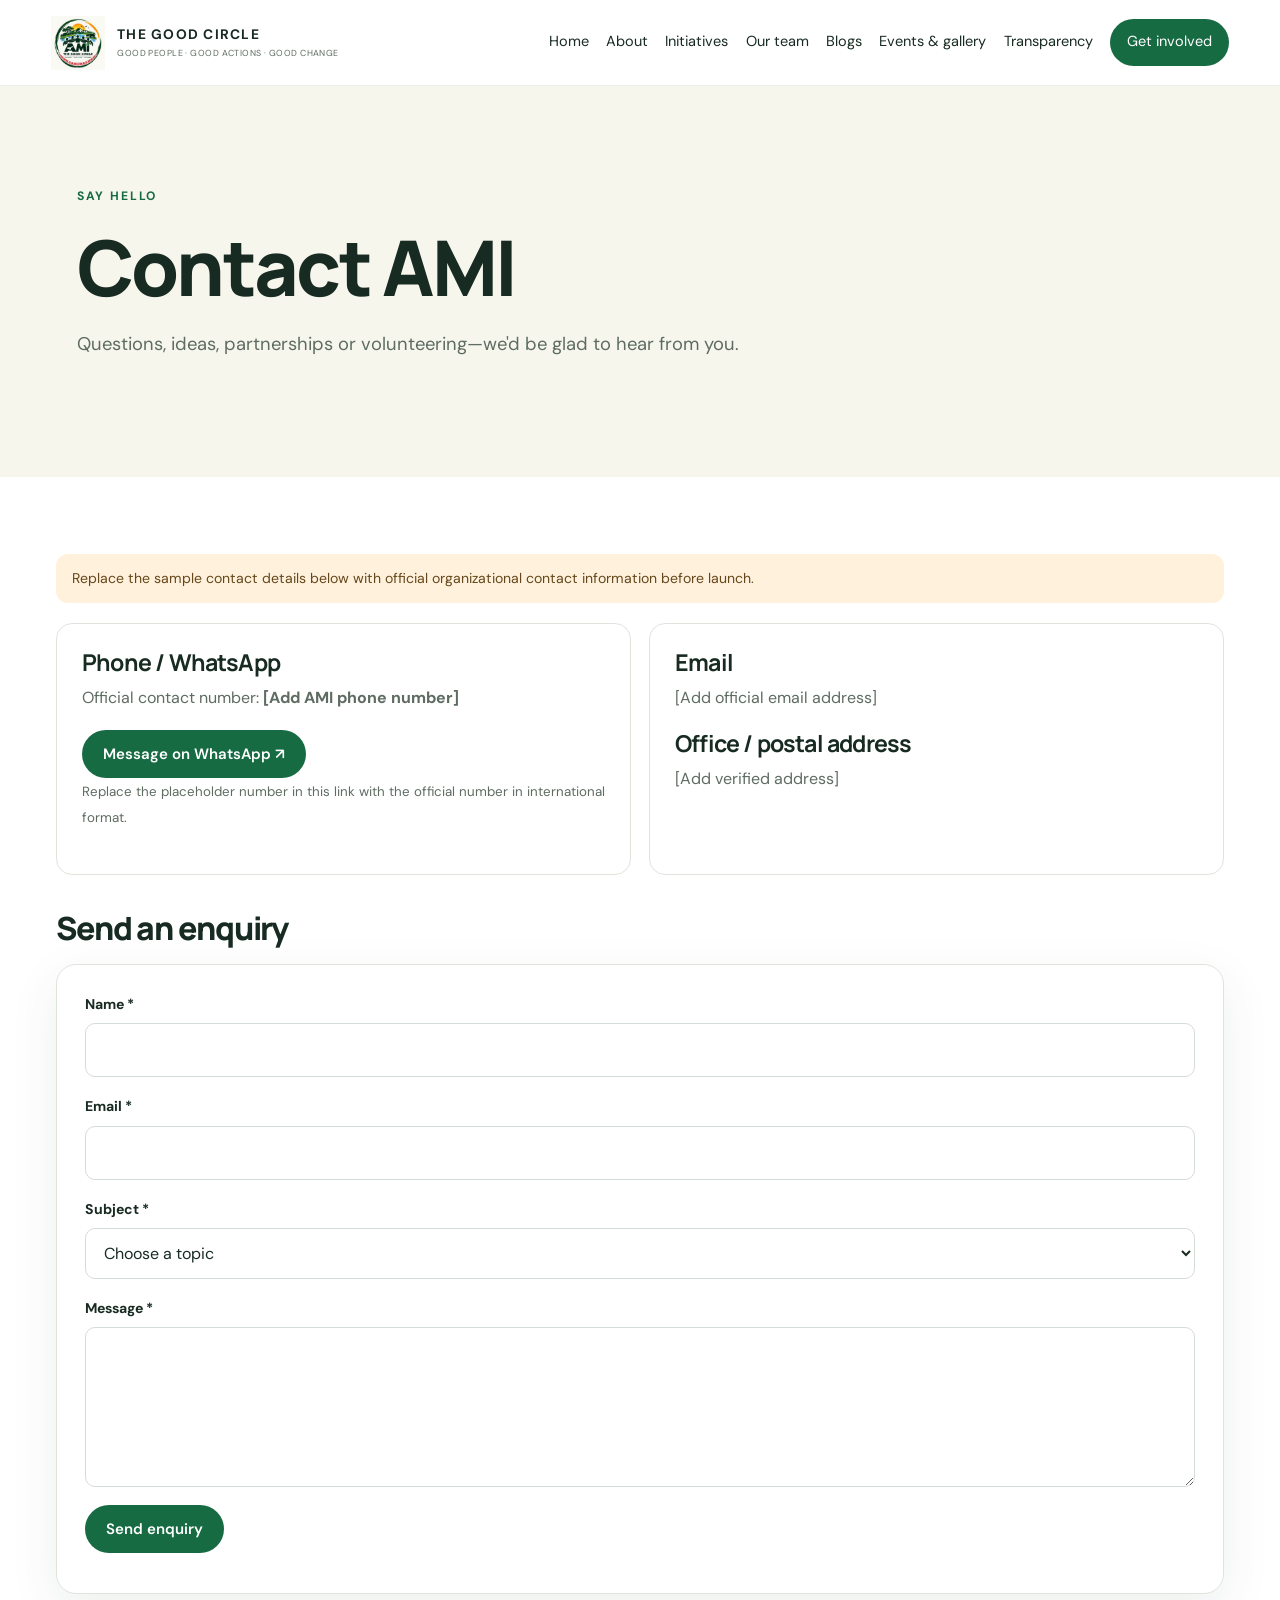
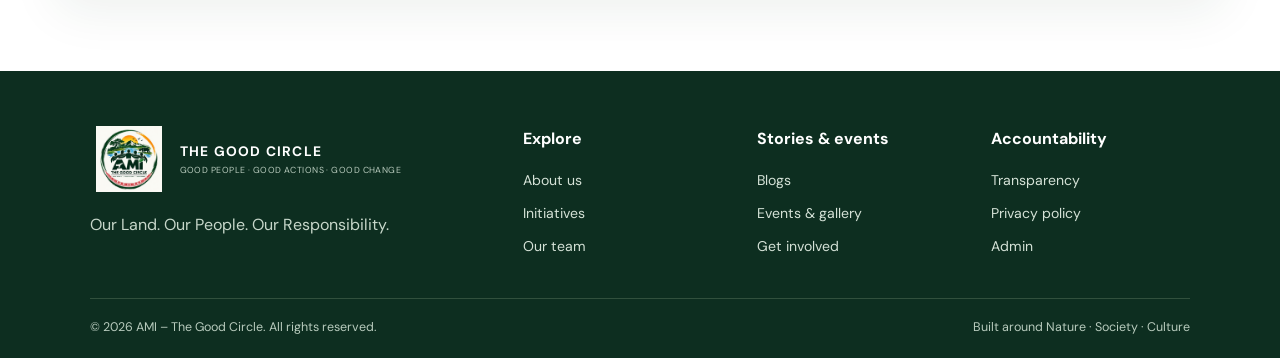
<file: contact.html>
﻿<!doctype html><html lang="en"><head><meta charset="utf-8"><meta name="viewport" content="width=device-width, initial-scale=1"><title>Contact AMI – The Good Circle | Connect With Us</title><meta name="description" content="Contact AMI – The Good Circle about community activities, volunteering, membership, events and collaborations across Nature, Society and Culture."><link rel="stylesheet" href="styles.css"><link rel="canonical" href="https://ami-the-good-circle.vercel.app/contact"><meta name="robots" content="index,follow,max-image-preview:large"><meta property="og:type" content="website"><meta property="og:site_name" content="AMI – The Good Circle"><meta property="og:title" content="Contact AMI – The Good Circle | Connect With Us"><meta property="og:description" content="Contact AMI – The Good Circle about community activities, volunteering, membership, events and collaborations across Nature, Society and Culture."><meta property="og:url" content="https://ami-the-good-circle.vercel.app/contact"><meta property="og:image" content="https://ami-the-good-circle.vercel.app/assets/ami-logo.jpg"><meta name="twitter:card" content="summary"><meta name="twitter:title" content="Contact AMI – The Good Circle | Connect With Us"><meta name="twitter:description" content="Contact AMI – The Good Circle about community activities, volunteering, membership, events and collaborations across Nature, Society and Culture."><meta name="twitter:image" content="https://ami-the-good-circle.vercel.app/assets/ami-logo.jpg"></head><body><header class="site-header"><a class="brand" href="index.html"><img class="brand-logo" src="/assets/ami-logo.jpg" alt="AMI – The Good Circle official logo"><span class="brand-copy"><strong>THE GOOD CIRCLE</strong><small>GOOD PEOPLE · GOOD ACTIONS · GOOD CHANGE</small></span></a><button class="menu-toggle" aria-expanded="false" aria-controls="site-nav">Menu ☰</button><nav id="site-nav" class="site-nav" aria-label="Main navigation"><a href="index.html">Home</a><a href="about.html">About</a><a href="initiatives.html">Initiatives</a><a href="team.html">Our team</a><a href="blogs.html">Blogs</a><a href="events.html">Events &amp; gallery</a><a href="transparency.html">Transparency</a><a class="nav-cta" href="contact.html">Get involved</a></nav></header><main><section class="page-hero"><p class="eyebrow">SAY HELLO</p><h1>Contact AMI</h1><p class="section-lead">Questions, ideas, partnerships or volunteering—we'd be glad to hear from you.</p></section><section class="page-content"><div class="demo-banner">Replace the sample contact details below with official organizational contact information before launch.</div><div class="simple-grid"><article class="simple-card"><h3>Phone / WhatsApp</h3><p>Official contact number: <strong>[Add AMI phone number]</strong></p><a class="button button-primary" href="https://wa.me/91XXXXXXXXXX" target="_blank" rel="noopener">Message on WhatsApp ↗</a><p><small>Replace the placeholder number in this link with the official number in international format.</small></p></article><article class="simple-card"><h3>Email</h3><p>[Add official email address]</p><h3>Office / postal address</h3><p>[Add verified address]</p></article></div><h2>Send an enquiry</h2><form class="contact-form demo-form"><div class="form-row"><label for="contact-name">Name *</label><input id="contact-name" name="name" required autocomplete="name"></div><div class="form-row"><label for="contact-email">Email *</label><input id="contact-email" name="email" type="email" required autocomplete="email"></div><div class="form-row"><label for="contact-topic">Subject *</label><select id="contact-topic" name="subject" required><option value="">Choose a topic</option><option>Volunteering</option><option>Membership</option><option>Events</option><option>Partnerships</option><option>Other</option></select></div><div class="form-row"><label for="contact-message">Message *</label><textarea id="contact-message" name="message" rows="5" required></textarea></div><button class="button button-primary" type="submit">Send enquiry</button><p class="form-status" aria-live="polite"></p></form></section></main><footer class="site-footer"><div class="footer-main"><div><a class="brand footer-brand" href="index.html"><img class="brand-logo" src="/assets/ami-logo.jpg" alt="AMI – The Good Circle official logo"><span class="brand-copy"><strong>THE GOOD CIRCLE</strong><small>GOOD PEOPLE · GOOD ACTIONS · GOOD CHANGE</small></span></a><p>Our Land. Our People. Our Responsibility.</p></div><div><strong>Explore</strong><a href="about.html">About us</a><a href="initiatives.html">Initiatives</a><a href="team.html">Our team</a></div><div><strong>Stories &amp; events</strong><a href="blogs.html">Blogs</a><a href="events.html">Events &amp; gallery</a><a href="contact.html">Get involved</a></div><div><strong>Accountability</strong><a href="transparency.html">Transparency</a><a href="privacy.html">Privacy policy</a><a href="admin.html">Admin</a></div></div><div class="footer-bottom"><span>© <span id="year"></span> AMI – The Good Circle. All rights reserved.</span><span>Built around Nature · Society · Culture</span></div></footer><script src="script.js"></script></body></html>
</file>
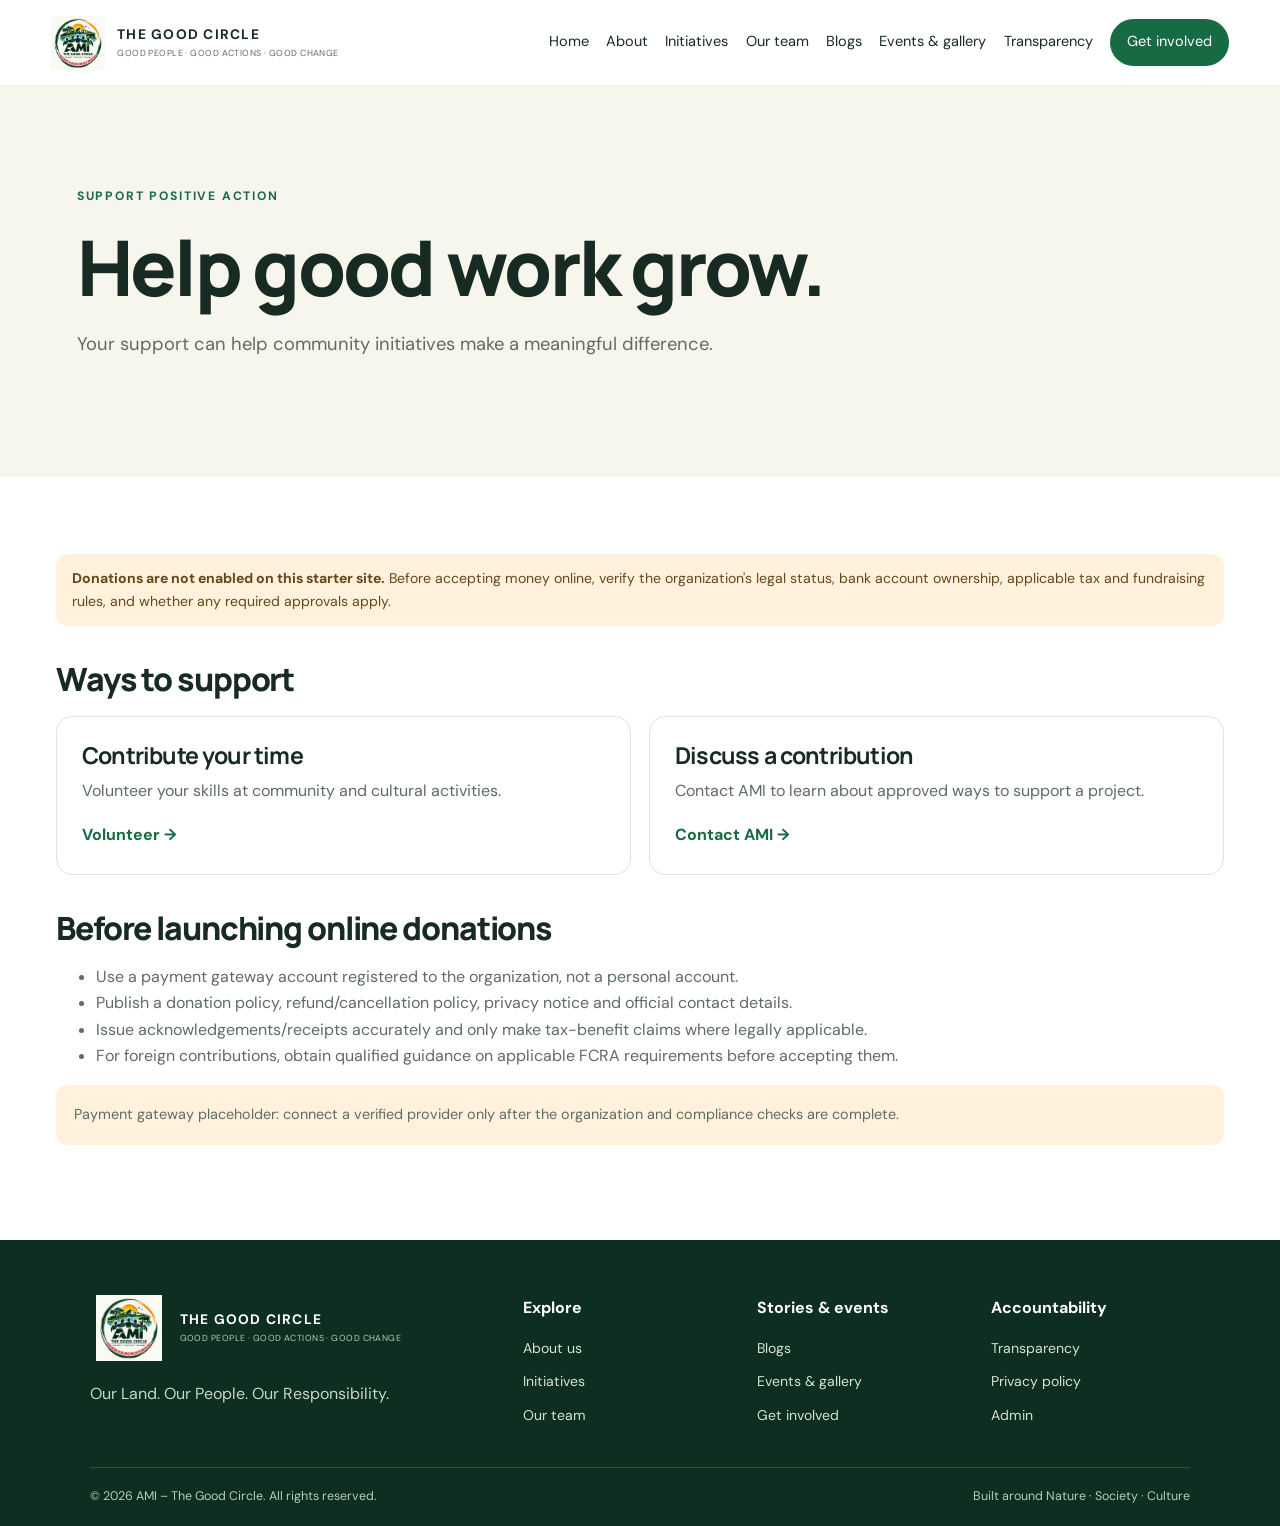
<file: donate.html>
﻿<!doctype html><html lang="en"><head><meta charset="utf-8"><meta name="viewport" content="width=device-width, initial-scale=1"><title>Support Community Initiatives | AMI – The Good Circle</title><meta name="description" content="Learn about AMI – The Good Circle and its community initiatives. Donation and payment options are not enabled while requirements are being verified."><link rel="stylesheet" href="styles.css"><link rel="canonical" href="https://ami-the-good-circle.vercel.app/donate"><meta name="robots" content="index,follow,max-image-preview:large"><meta property="og:type" content="website"><meta property="og:site_name" content="AMI – The Good Circle"><meta property="og:title" content="Support Community Initiatives | AMI – The Good Circle"><meta property="og:description" content="Learn about AMI – The Good Circle and its community initiatives. Donation and payment options are not enabled while requirements are being verified."><meta property="og:url" content="https://ami-the-good-circle.vercel.app/donate"><meta property="og:image" content="https://ami-the-good-circle.vercel.app/assets/ami-logo.jpg"><meta name="twitter:card" content="summary"><meta name="twitter:title" content="Support Community Initiatives | AMI – The Good Circle"><meta name="twitter:description" content="Learn about AMI – The Good Circle and its community initiatives. Donation and payment options are not enabled while requirements are being verified."><meta name="twitter:image" content="https://ami-the-good-circle.vercel.app/assets/ami-logo.jpg"></head><body><header class="site-header"><a class="brand" href="index.html"><img class="brand-logo" src="/assets/ami-logo.jpg" alt="AMI – The Good Circle official logo"><span class="brand-copy"><strong>THE GOOD CIRCLE</strong><small>GOOD PEOPLE · GOOD ACTIONS · GOOD CHANGE</small></span></a><button class="menu-toggle" aria-expanded="false" aria-controls="site-nav">Menu ☰</button><nav id="site-nav" class="site-nav" aria-label="Main navigation"><a href="index.html">Home</a><a href="about.html">About</a><a href="initiatives.html">Initiatives</a><a href="team.html">Our team</a><a href="blogs.html">Blogs</a><a href="events.html">Events &amp; gallery</a><a href="transparency.html">Transparency</a><a class="nav-cta" href="contact.html">Get involved</a></nav></header><main><section class="page-hero"><p class="eyebrow">SUPPORT POSITIVE ACTION</p><h1>Help good work grow.</h1><p class="section-lead">Your support can help community initiatives make a meaningful difference.</p></section><section class="page-content"><div class="demo-banner"><strong>Donations are not enabled on this starter site.</strong> Before accepting money online, verify the organization's legal status, bank account ownership, applicable tax and fundraising rules, and whether any required approvals apply.</div><h2>Ways to support</h2><div class="simple-grid"><article class="simple-card"><h3>Contribute your time</h3><p>Volunteer your skills at community and cultural activities.</p><a class="text-link" href="index.html#volunteer">Volunteer &#8594;</a></article><article class="simple-card"><h3>Discuss a contribution</h3><p>Contact AMI to learn about approved ways to support a project.</p><a class="text-link" href="contact.html">Contact AMI &#8594;</a></article></div><h2>Before launching online donations</h2><ul><li>Use a payment gateway account registered to the organization, not a personal account.</li><li>Publish a donation policy, refund/cancellation policy, privacy notice and official contact details.</li><li>Issue acknowledgements/receipts accurately and only make tax-benefit claims where legally applicable.</li><li>For foreign contributions, obtain qualified guidance on applicable FCRA requirements before accepting them.</li></ul><p class="placeholder">Payment gateway placeholder: connect a verified provider only after the organization and compliance checks are complete.</p></section></main><footer class="site-footer"><div class="footer-main"><div><a class="brand footer-brand" href="index.html"><img class="brand-logo" src="/assets/ami-logo.jpg" alt="AMI – The Good Circle official logo"><span class="brand-copy"><strong>THE GOOD CIRCLE</strong><small>GOOD PEOPLE · GOOD ACTIONS · GOOD CHANGE</small></span></a><p>Our Land. Our People. Our Responsibility.</p></div><div><strong>Explore</strong><a href="about.html">About us</a><a href="initiatives.html">Initiatives</a><a href="team.html">Our team</a></div><div><strong>Stories &amp; events</strong><a href="blogs.html">Blogs</a><a href="events.html">Events &amp; gallery</a><a href="contact.html">Get involved</a></div><div><strong>Accountability</strong><a href="transparency.html">Transparency</a><a href="privacy.html">Privacy policy</a><a href="admin.html">Admin</a></div></div><div class="footer-bottom"><span>© <span id="year"></span> AMI – The Good Circle. All rights reserved.</span><span>Built around Nature · Society · Culture</span></div></footer><script src="script.js"></script></body></html>
</file>
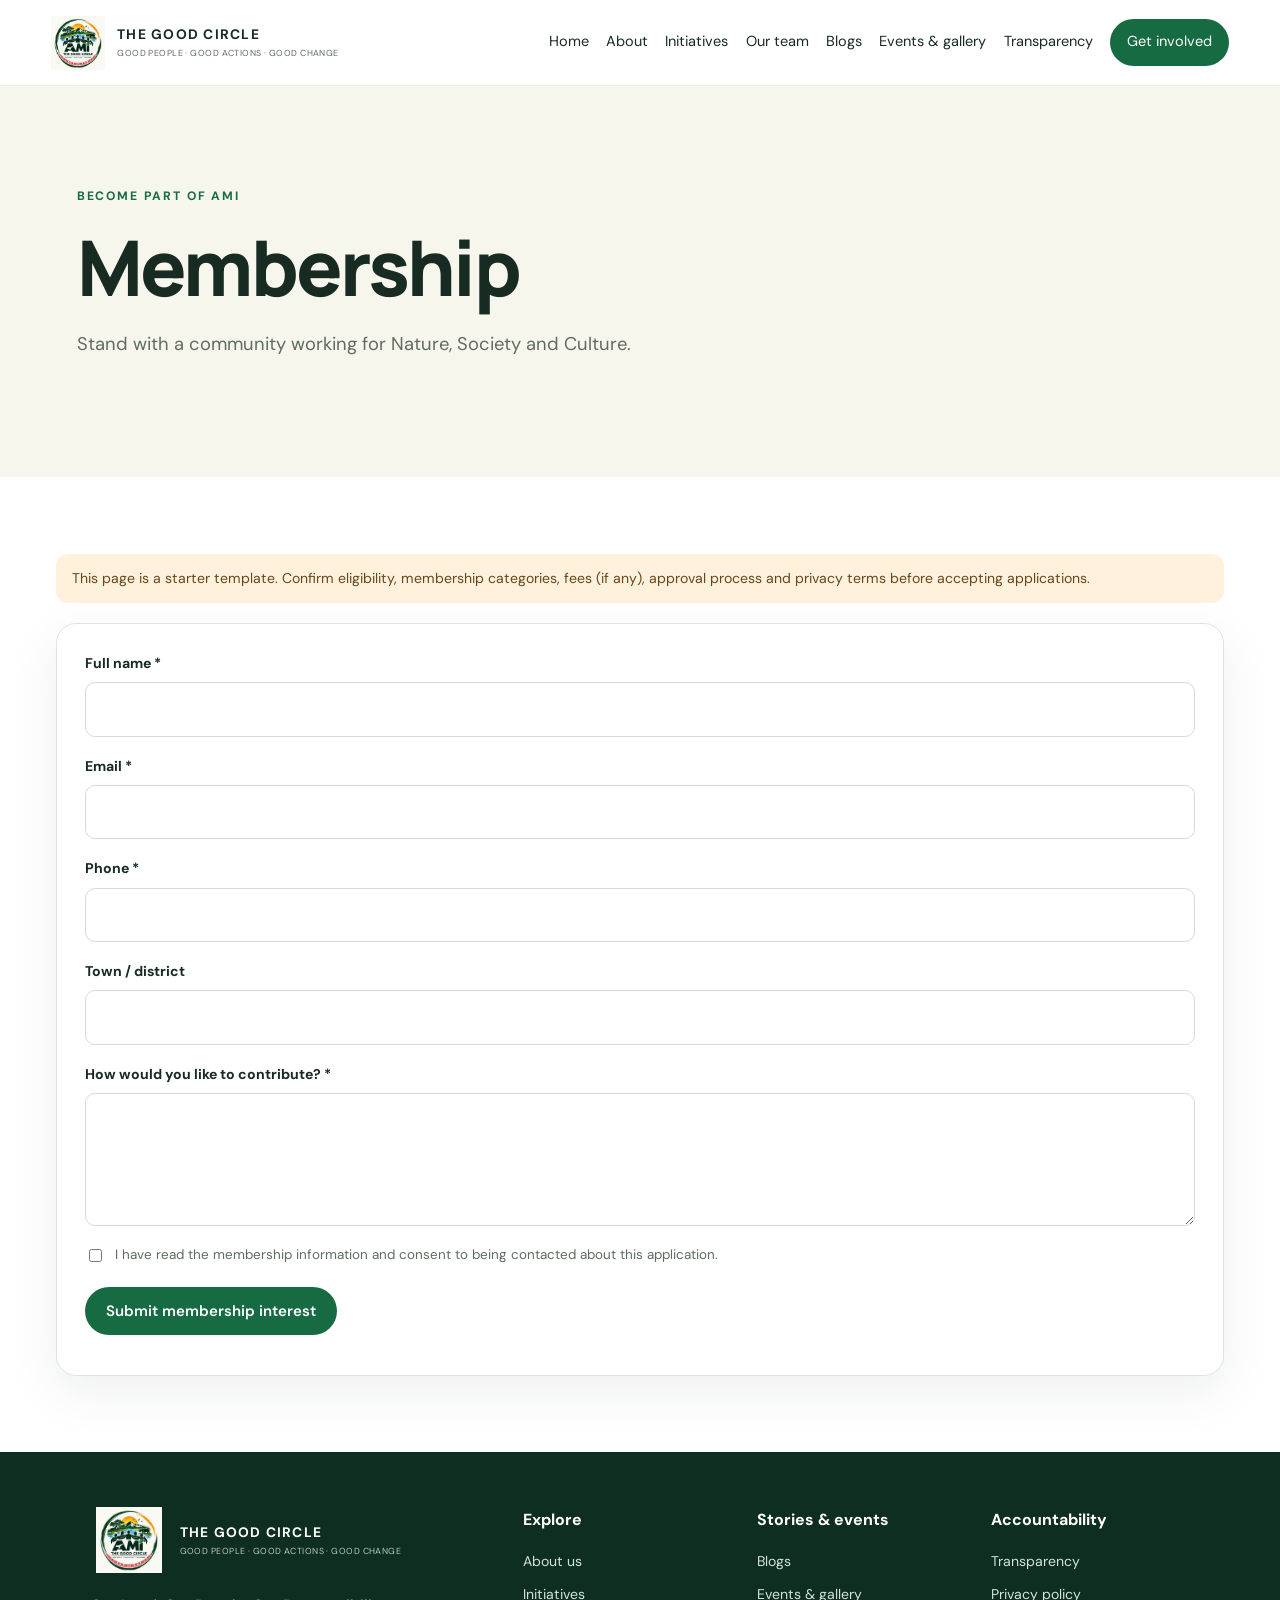
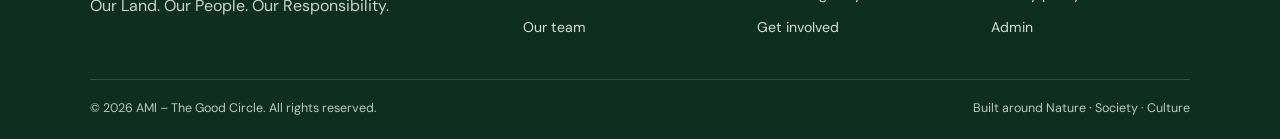
<file: membership.html>
﻿<!doctype html><html lang="en"><head><meta charset="utf-8"><meta name="viewport" content="width=device-width, initial-scale=1"><title>Get Involved & Membership | AMI – The Good Circle</title><meta name="description" content="Connect with AMI – The Good Circle and learn how to participate in community activities supporting Nature, Society and Culture in Assam."><link rel="stylesheet" href="styles.css"><link rel="canonical" href="https://ami-the-good-circle.vercel.app/membership"><meta name="robots" content="index,follow,max-image-preview:large"><meta property="og:type" content="website"><meta property="og:site_name" content="AMI – The Good Circle"><meta property="og:title" content="Get Involved & Membership | AMI – The Good Circle"><meta property="og:description" content="Connect with AMI – The Good Circle and learn how to participate in community activities supporting Nature, Society and Culture in Assam."><meta property="og:url" content="https://ami-the-good-circle.vercel.app/membership"><meta property="og:image" content="https://ami-the-good-circle.vercel.app/assets/ami-logo.jpg"><meta name="twitter:card" content="summary"><meta name="twitter:title" content="Get Involved & Membership | AMI – The Good Circle"><meta name="twitter:description" content="Connect with AMI – The Good Circle and learn how to participate in community activities supporting Nature, Society and Culture in Assam."><meta name="twitter:image" content="https://ami-the-good-circle.vercel.app/assets/ami-logo.jpg"></head><body><header class="site-header"><a class="brand" href="index.html"><img class="brand-logo" src="/assets/ami-logo.jpg" alt="AMI – The Good Circle official logo"><span class="brand-copy"><strong>THE GOOD CIRCLE</strong><small>GOOD PEOPLE · GOOD ACTIONS · GOOD CHANGE</small></span></a><button class="menu-toggle" aria-expanded="false" aria-controls="site-nav">Menu ☰</button><nav id="site-nav" class="site-nav" aria-label="Main navigation"><a href="index.html">Home</a><a href="about.html">About</a><a href="initiatives.html">Initiatives</a><a href="team.html">Our team</a><a href="blogs.html">Blogs</a><a href="events.html">Events &amp; gallery</a><a href="transparency.html">Transparency</a><a class="nav-cta" href="contact.html">Get involved</a></nav></header><main><section class="page-hero"><p class="eyebrow">BECOME PART OF AMI</p><h1>Membership</h1><p class="section-lead">Stand with a community working for Nature, Society and Culture.</p></section><section class="page-content"><div class="demo-banner">This page is a starter template. Confirm eligibility, membership categories, fees (if any), approval process and privacy terms before accepting applications.</div><form class="contact-form demo-form"><div class="form-row"><label for="member-name">Full name *</label><input id="member-name" name="name" required autocomplete="name"></div><div class="form-row"><label for="member-email">Email *</label><input id="member-email" name="email" type="email" required autocomplete="email"></div><div class="form-row"><label for="member-phone">Phone *</label><input id="member-phone" name="phone" type="tel" required autocomplete="tel"></div><div class="form-row"><label for="member-city">Town / district</label><input id="member-city" name="location" autocomplete="address-level2"></div><div class="form-row"><label for="member-interest">How would you like to contribute? *</label><textarea id="member-interest" name="interest" rows="4" required></textarea></div><label class="checkbox-line"><input type="checkbox" required> I have read the membership information and consent to being contacted about this application.</label><button class="button button-primary" type="submit">Submit membership interest</button><p class="form-status" aria-live="polite"></p></form></section></main><footer class="site-footer"><div class="footer-main"><div><a class="brand footer-brand" href="index.html"><img class="brand-logo" src="/assets/ami-logo.jpg" alt="AMI – The Good Circle official logo"><span class="brand-copy"><strong>THE GOOD CIRCLE</strong><small>GOOD PEOPLE · GOOD ACTIONS · GOOD CHANGE</small></span></a><p>Our Land. Our People. Our Responsibility.</p></div><div><strong>Explore</strong><a href="about.html">About us</a><a href="initiatives.html">Initiatives</a><a href="team.html">Our team</a></div><div><strong>Stories &amp; events</strong><a href="blogs.html">Blogs</a><a href="events.html">Events &amp; gallery</a><a href="contact.html">Get involved</a></div><div><strong>Accountability</strong><a href="transparency.html">Transparency</a><a href="privacy.html">Privacy policy</a><a href="admin.html">Admin</a></div></div><div class="footer-bottom"><span>© <span id="year"></span> AMI – The Good Circle. All rights reserved.</span><span>Built around Nature · Society · Culture</span></div></footer><script src="script.js"></script></body></html>
</file>
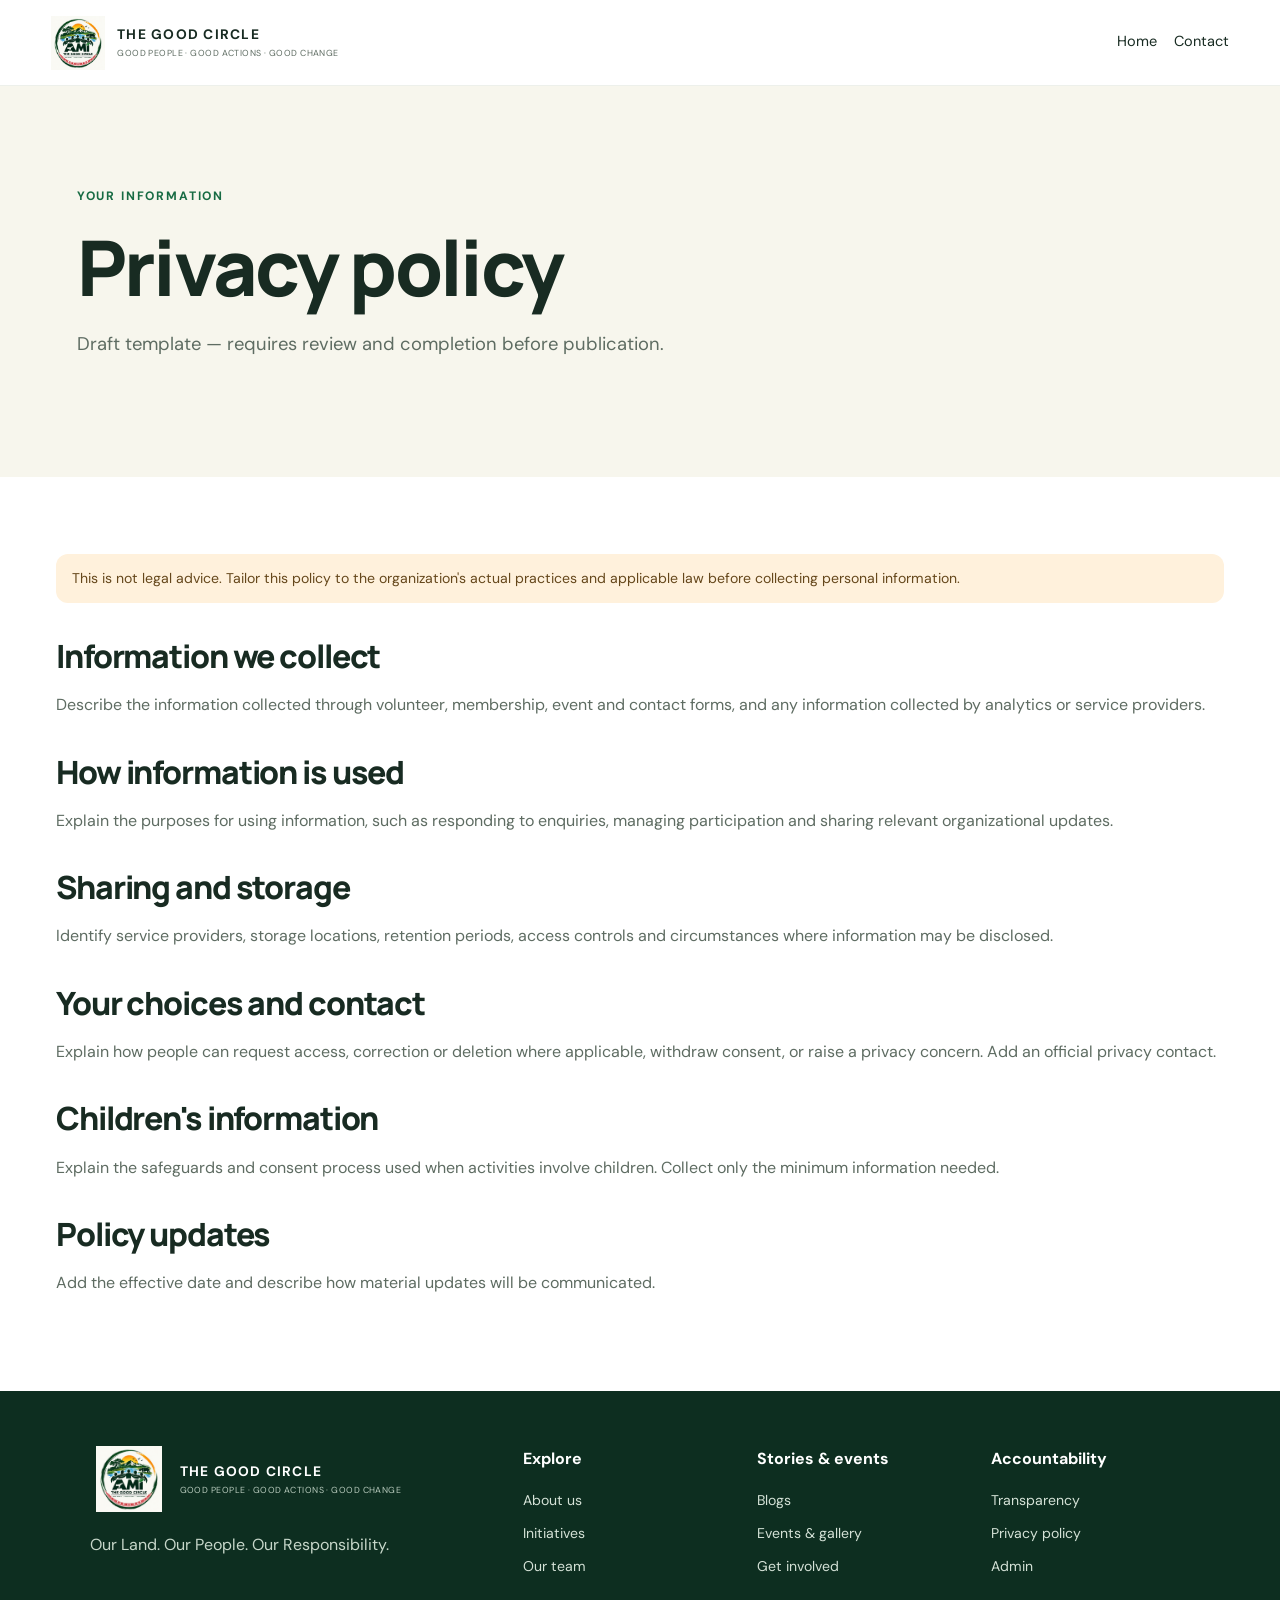
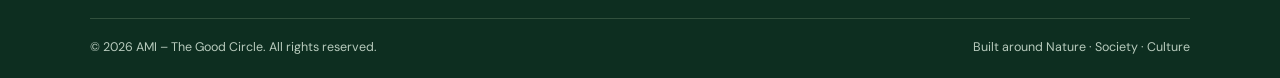
<file: privacy.html>
﻿<!doctype html><html lang="en"><head><meta charset="utf-8"><meta name="viewport" content="width=device-width, initial-scale=1"><title>Privacy Policy | AMI – The Good Circle</title><meta name="description" content="Read the AMI – The Good Circle privacy policy to understand how information submitted through the website may be handled."><link rel="stylesheet" href="styles.css"><link rel="canonical" href="https://ami-the-good-circle.vercel.app/privacy"><meta name="robots" content="index,follow,max-image-preview:large"><meta property="og:type" content="website"><meta property="og:site_name" content="AMI – The Good Circle"><meta property="og:title" content="Privacy Policy | AMI – The Good Circle"><meta property="og:description" content="Read the AMI – The Good Circle privacy policy to understand how information submitted through the website may be handled."><meta property="og:url" content="https://ami-the-good-circle.vercel.app/privacy"><meta property="og:image" content="https://ami-the-good-circle.vercel.app/assets/ami-logo.jpg"><meta name="twitter:card" content="summary"><meta name="twitter:title" content="Privacy Policy | AMI – The Good Circle"><meta name="twitter:description" content="Read the AMI – The Good Circle privacy policy to understand how information submitted through the website may be handled."><meta name="twitter:image" content="https://ami-the-good-circle.vercel.app/assets/ami-logo.jpg"></head><body><header class="site-header"><a class="brand" href="index.html"><img class="brand-logo" src="/assets/ami-logo.jpg" alt="AMI – The Good Circle official logo"><span class="brand-copy"><strong>THE GOOD CIRCLE</strong><small>GOOD PEOPLE · GOOD ACTIONS · GOOD CHANGE</small></span></a><nav class="site-nav"><a href="index.html">Home</a><a href="contact.html">Contact</a></nav></header><main><section class="page-hero"><p class="eyebrow">YOUR INFORMATION</p><h1>Privacy policy</h1><p class="section-lead">Draft template — requires review and completion before publication.</p></section><section class="page-content"><div class="demo-banner">This is not legal advice. Tailor this policy to the organization's actual practices and applicable law before collecting personal information.</div><h2>Information we collect</h2><p>Describe the information collected through volunteer, membership, event and contact forms, and any information collected by analytics or service providers.</p><h2>How information is used</h2><p>Explain the purposes for using information, such as responding to enquiries, managing participation and sharing relevant organizational updates.</p><h2>Sharing and storage</h2><p>Identify service providers, storage locations, retention periods, access controls and circumstances where information may be disclosed.</p><h2>Your choices and contact</h2><p>Explain how people can request access, correction or deletion where applicable, withdraw consent, or raise a privacy concern. Add an official privacy contact.</p><h2>Children's information</h2><p>Explain the safeguards and consent process used when activities involve children. Collect only the minimum information needed.</p><h2>Policy updates</h2><p>Add the effective date and describe how material updates will be communicated.</p></section></main><footer class="site-footer"><div class="footer-main"><div><a class="brand footer-brand" href="index.html"><img class="brand-logo" src="/assets/ami-logo.jpg" alt="AMI – The Good Circle official logo"><span class="brand-copy"><strong>THE GOOD CIRCLE</strong><small>GOOD PEOPLE · GOOD ACTIONS · GOOD CHANGE</small></span></a><p>Our Land. Our People. Our Responsibility.</p></div><div><strong>Explore</strong><a href="about.html">About us</a><a href="initiatives.html">Initiatives</a><a href="team.html">Our team</a></div><div><strong>Stories &amp; events</strong><a href="blogs.html">Blogs</a><a href="events.html">Events &amp; gallery</a><a href="contact.html">Get involved</a></div><div><strong>Accountability</strong><a href="transparency.html">Transparency</a><a href="privacy.html">Privacy policy</a><a href="admin.html">Admin</a></div></div><div class="footer-bottom"><span>© <span id="year"></span> AMI – The Good Circle. All rights reserved.</span><span>Built around Nature · Society · Culture</span></div></footer><script src="script.js"></script></body></html>
</file>
<file: styles.css>
@import url('https://fonts.googleapis.com/css2?family=DM+Sans:wght@400;500;600;700&family=Manrope:wght@400;500;600;700;800&display=swap');
:root{--green:#176b43;--green-dark:#10462e;--green-soft:#e8f1e8;--cream:#f7f6ed;--ink:#182b22;--muted:#5e6c62;--red:#c94d3a;--line:#dfe5dc;--white:#fff;--radius:22px;--shadow:0 16px 50px rgba(20,60,38,.08)}
*{box-sizing:border-box}html{scroll-behavior:smooth;scroll-padding-top:95px}body{margin:0;color:var(--ink);font-family:'DM Sans',sans-serif;line-height:1.65;background:#fff}h1,h2,h3{font-family:Manrope,sans-serif;line-height:1.13;letter-spacing:-.035em;margin:0 0 18px}h1{font-size:clamp(2.8rem,6vw,5.5rem);font-weight:800}h2{font-size:clamp(2rem,4vw,3.25rem);font-weight:800}h3{font-size:1.45rem}p{margin:0 0 18px}.skip-link{position:absolute;left:-9999px;top:0}.skip-link:focus{left:12px;z-index:99;background:#fff;padding:10px}.site-header{height:86px;display:flex;align-items:center;justify-content:space-between;padding:0 max(5vw,24px);gap:30px;border-bottom:1px solid #edf0eb;background:rgba(255,255,255,.96);position:sticky;top:0;z-index:10;backdrop-filter:blur(12px)}.brand{display:flex;align-items:center;gap:12px;color:inherit;text-decoration:none}.brand-mark{font-family:Manrope,sans-serif;font-size:2.1rem;font-weight:800;letter-spacing:-.12em;color:var(--green);font-style:italic}.brand-copy{display:flex;flex-direction:column;line-height:1.25}.brand-copy strong{font-size:.86rem;letter-spacing:.09em}.brand-copy small{font-size:.55rem;letter-spacing:.05em;color:var(--muted);margin-top:5px}.site-nav{display:flex;align-items:center;gap:26px}.site-nav a,.footer-main a{font-size:.91rem;text-decoration:none;color:var(--ink)}.site-nav a:hover,.footer-main a:hover,.text-link:hover{color:var(--green)}.site-nav .nav-cta{background:var(--green);color:#fff;padding:11px 17px;border-radius:100px}.menu-toggle{display:none;border:1px solid var(--line);background:white;border-radius:10px;padding:9px 12px}.hero{display:grid;grid-template-columns:1fr .9fr;gap:5vw;align-items:center;padding:85px max(7vw,28px) 90px;background:var(--cream);overflow:hidden}.hero-copy{max-width:650px}.eyebrow{font-size:.76rem;letter-spacing:.15em;font-weight:700;color:var(--green);margin-bottom:18px}.hero h1 span{color:var(--green)}.hero-text,.section-lead{font-size:1.15rem;color:var(--muted);max-width:610px}.hero-actions{display:flex;flex-wrap:wrap;gap:12px;margin:30px 0}.button{display:inline-flex;align-items:center;justify-content:center;gap:10px;text-decoration:none;border:0;border-radius:100px;padding:14px 21px;font:600 .94rem 'DM Sans',sans-serif;cursor:pointer;transition:transform .18s,background .18s}.button:hover{transform:translateY(-2px)}.button-primary{background:var(--green);color:#fff}.button-primary:hover{background:var(--green-dark)}.button-outline{border:1px solid #aab9ad;color:var(--green-dark);background:transparent}.tagline{font-weight:700;color:var(--green-dark);font-size:.95rem}.hero-art{height:440px;position:relative;overflow:hidden;border-radius:48% 48% 28px 28px;background:linear-gradient(#dcefe9 0%,#f3dba4 48%,#8cb78a 49%,#2b744c 100%);box-shadow:var(--shadow)}.sun{position:absolute;width:130px;height:130px;border-radius:50%;background:#f1b951;right:16%;top:12%}.hill{position:absolute;bottom:25%;width:120%;height:55%;border-radius:50% 50% 0 0}.hill-back{left:-30%;background:#7fae82;transform:rotate(-9deg)}.hill-front{left:20%;bottom:16%;background:#387d53;transform:rotate(10deg)}.river{position:absolute;bottom:-5%;left:24%;width:38%;height:55%;background:#8bc6c7;transform:rotate(23deg);border-radius:50%;opacity:.95}.tree{position:absolute;font-size:8rem;color:#174e32;text-shadow:8px 10px 0 #24613c}.tree-one{left:6%;bottom:21%}.tree-two{right:6%;bottom:30%;font-size:6rem}.art-label{position:absolute;bottom:25px;left:25px;color:#fff;display:flex;flex-direction:column;text-shadow:0 2px 8px #143e2a}.art-label strong{font-size:2.4rem}.art-label span{font-size:.8rem;letter-spacing:.08em}.section{padding:90px max(7vw,28px)}.intro{max-width:1000px;margin:auto;text-align:center}.intro .section-lead{margin:0 auto 25px}.text-link{color:var(--green);font-weight:700;text-decoration:none}.section-heading{display:flex;justify-content:space-between;align-items:end;gap:20px;margin-bottom:32px}.section-heading>p{color:var(--muted)}.card-grid{display:grid;gap:18px}.card-grid.three{grid-template-columns:repeat(3,1fr)}.theme-card{border-radius:var(--radius);padding:30px;background:#edf4e9;min-height:300px}.theme-card.society{background:#f8efe3}.theme-card.culture{background:#f8eae5}.theme-symbol{width:58px;height:58px;border-radius:18px;background:#fff;display:grid;place-items:center;font-size:2.1rem;color:var(--green);margin-bottom:30px}.society .theme-symbol{color:#ad6c25}.culture .theme-symbol{color:var(--red)}.card-kicker{font-size:.72rem;font-weight:700;letter-spacing:.12em;color:var(--muted)}.theme-card>p:not(.card-kicker){color:var(--muted);margin-bottom:24px}.feature{display:grid;grid-template-columns:.9fr 1fr;gap:6vw;align-items:center;background:#f9f8f3}.feature-visual{min-height:440px;border-radius:28px;position:relative;overflow:hidden;background:linear-gradient(145deg,#f4b64c 0%,#e85b3d 48%,#194f37 49%,#0f3928 100%);display:flex;align-items:center;justify-content:center;color:#fff}.feature-visual:before{content:"";position:absolute;width:440px;height:440px;border:1px solid #ffffff60;border-radius:50%;left:-100px;top:80px}.feature-stamp{position:absolute;right:22px;top:22px;border:1px solid #fff;border-radius:50%;width:74px;height:74px;display:grid;place-content:center;text-align:center;font-weight:800;line-height:1.15}.feature-visual-copy{position:relative;z-index:1;font-family:Manrope,sans-serif;font-weight:800;font-size:clamp(3.5rem,6vw,5.5rem);line-height:.88;letter-spacing:-.08em;transform:rotate(-5deg);text-shadow:3px 5px 0 #1c422e}.feature-visual-copy span{font-size:.75rem;letter-spacing:.15em;display:block;margin-bottom:20px}.feature-visual-copy em{color:#ffcf6a;font-style:normal;font-size:.55em}.feature-copy>p:not(.eyebrow){color:var(--muted)}.feature-facts{list-style:none;padding:0;margin:26px 0}.feature-facts li{display:grid;grid-template-columns:115px 1fr;gap:15px;padding:12px 0;border-bottom:1px solid var(--line);font-size:.92rem}.feature-facts li span{color:var(--muted)}.notice{background:#fff1dc;padding:14px;border-radius:12px;font-size:.88rem}.get-involved{background:var(--green-dark);color:#fff;display:flex;align-items:center;justify-content:space-between;gap:35px}.get-involved .eyebrow{color:#b8d9bc}.get-involved h2{max-width:650px}.get-involved p:not(.eyebrow){color:#d4e3d6}.involved-actions{display:flex;flex-direction:column;gap:10px;min-width:220px}.button-light{background:#fff;color:var(--green-dark)}.button-light-outline{border:1px solid #8db49a;color:#fff}.split-section{display:grid;grid-template-columns:1fr 1fr;gap:8vw;align-items:center}.split-section>div>p:not(.eyebrow){color:var(--muted)}.document-list{border:1px solid var(--line);border-radius:18px;padding:8px 22px}.document-list>div{display:flex;align-items:center;gap:15px;padding:17px 0;border-bottom:1px solid var(--line)}.document-list>div:last-child{border:0}.doc-icon{background:var(--green-soft);color:var(--green);font-weight:700;font-size:.7rem;padding:12px 8px;border-radius:9px}.document-list span:nth-child(2){display:flex;flex-direction:column}.document-list small{color:var(--muted)}.form-section{background:var(--cream);display:grid;grid-template-columns:.8fr 1fr;gap:8vw}.form-intro p:not(.eyebrow){color:var(--muted)}.form-note{font-size:.85rem;border-left:3px solid var(--green);padding-left:15px}.contact-form{background:#fff;border:1px solid var(--line);border-radius:20px;padding:28px;box-shadow:var(--shadow)}.form-row{display:flex;flex-direction:column;gap:7px;margin-bottom:18px}.form-row label{font-size:.88rem;font-weight:700}.form-row input,.form-row select,.form-row textarea{width:100%;font:inherit;padding:13px 14px;border:1px solid #d4ddd5;border-radius:10px;background:#fff;color:var(--ink)}.form-row input:focus,.form-row select:focus,.form-row textarea:focus{outline:2px solid #8bbd9c;border-color:var(--green)}.checkbox-line{display:flex;align-items:flex-start;gap:10px;font-size:.84rem;color:var(--muted);margin:8px 0 20px}.checkbox-line input{margin-top:5px}.form-status{margin:12px 0 0;font-size:.88rem;color:var(--green);font-weight:600}.site-footer{background:#0d2e20;color:#fff;padding:55px max(7vw,28px) 20px}.footer-main{display:grid;grid-template-columns:2fr 1fr 1fr 1fr;gap:35px;padding-bottom:40px}.footer-brand .brand-mark{color:#a9d6b1}.footer-brand .brand-copy strong{color:#fff}.footer-brand .brand-copy small{color:#b8cbbd}.footer-main p{color:#c7d7ca;margin-top:20px}.footer-main>div:not(:first-child){display:flex;flex-direction:column;gap:10px}.footer-main>div>strong{margin-bottom:6px}.footer-main a{color:#d5e2d7;font-size:.88rem}.footer-bottom{border-top:1px solid #31503d;padding-top:18px;display:flex;justify-content:space-between;gap:15px;color:#b8cbbd;font-size:.78rem}.page-hero{padding:85px max(7vw,28px);background:var(--cream)}.page-hero h1{font-size:clamp(2.6rem,5vw,4.5rem)}.page-content{max-width:1000px;margin:auto;padding:60px 28px 90px}.page-content h2{font-size:2rem;margin-top:35px}.page-content p,.page-content li{color:var(--muted)}.simple-grid{display:grid;grid-template-columns:repeat(2,1fr);gap:18px}.simple-card{padding:25px;border:1px solid var(--line);border-radius:16px}.simple-card h3{margin-bottom:10px}.placeholder{padding:18px;background:#fff1dc;border-radius:12px;color:#6a4a19;font-size:.9rem}.demo-banner{padding:13px 16px;background:#fff1dc;border-radius:12px;color:#65471b;font-size:.88rem;margin-bottom:20px}
@media(max-width:900px){.site-header{height:76px}.menu-toggle{display:block}.site-nav{display:none;position:absolute;top:75px;left:0;right:0;background:#fff;padding:20px 28px 25px;box-shadow:var(--shadow);flex-direction:column;align-items:stretch;gap:15px}.site-nav.open{display:flex}.hero{grid-template-columns:1fr;padding-top:65px}.hero-art{height:350px;max-width:620px;width:100%;margin:auto}.feature{grid-template-columns:1fr}.feature-visual{min-height:350px}.get-involved{align-items:flex-start;flex-direction:column}.involved-actions{flex-direction:row;flex-wrap:wrap}.form-section{grid-template-columns:1fr}.footer-main{grid-template-columns:repeat(2,1fr)}}
@media(max-width:600px){.brand-mark{font-size:1.8rem}.brand-copy strong{font-size:.75rem}.brand-copy small{font-size:.48rem}.section{padding:65px 22px}.hero{padding:55px 22px 65px}.hero-art{height:280px}.card-grid.three{grid-template-columns:1fr}.theme-card{min-height:unset}.section-heading{display:block}.section-heading>p{margin-top:0}.feature-visual{min-height:300px}.feature-facts li{grid-template-columns:95px 1fr}.involved-actions{flex-direction:column;width:100%}.involved-actions .button{width:100%}.split-section{grid-template-columns:1fr}.form-section{padding:60px 20px}.contact-form{padding:20px}.footer-main{grid-template-columns:1fr 1fr;gap:28px 18px}.footer-main>div:first-child{grid-column:1/-1}.footer-bottom{flex-direction:column}.page-hero{padding:60px 22px}.page-content{padding:40px 22px 65px}.simple-grid{grid-template-columns:1fr}}


.brand-logo{display:block;width:76px;height:64px;object-fit:contain;border-radius:0;flex:0 0 auto}
.footer-brand .brand-logo{width:78px;height:66px}
@media(max-width:600px){.brand-logo{width:60px;height:54px}.footer-brand .brand-logo{width:62px;height:56px}}

.content-image{display:block;width:100%;height:auto;object-fit:contain;background:#f7f8f5;border-radius:12px}.event-cover{max-height:420px}.gallery-thumb{height:260px;object-fit:contain}.image-open{display:block;width:100%;padding:0;border:0;background:#f7f8f5;border-radius:12px;overflow:hidden;cursor:zoom-in}.content-viewer{width:min(1100px,94vw);max-width:94vw;max-height:92vh;border:1px solid var(--line);border-radius:18px;padding:0}.content-viewer::backdrop{background:#10271ddd}.viewer-layout{display:grid;grid-template-columns:minmax(0,1.6fr) minmax(240px,.8fr);max-height:92vh}.viewer-media{display:grid;place-items:center;background:#111}.viewer-image{max-width:100%;max-height:88vh;width:auto;height:auto;object-fit:contain}.viewer-details{padding:26px;overflow:auto}.viewer-close{float:right;border:1px solid var(--line);border-radius:50%;width:38px;height:38px;background:white;font-size:1.25rem}.viewer-description,.viewer-caption{white-space:pre-wrap;color:var(--muted)}.blog-list{display:grid;grid-template-columns:repeat(2,minmax(0,1fr));gap:18px}.blog-cover{height:230px;object-fit:contain;margin-bottom:20px}.blog-article{max-width:850px;margin:auto}.blog-article-cover{max-height:560px;margin-bottom:28px}.blog-body{font-size:1.08rem;line-height:1.9;overflow-wrap:anywhere}@media(max-width:700px){.viewer-layout,.blog-list{grid-template-columns:1fr}.viewer-image{max-height:50vh}.gallery-thumb{height:230px}}
.rich-toolbar{display:flex;flex-wrap:wrap;gap:7px;align-items:center;padding:10px;border:1px solid #d4ddd5;border-bottom:0;border-radius:10px 10px 0 0;background:#f5f7f4}.rich-toolbar button{padding:7px 10px;border:1px solid #d4ddd5;border-radius:7px;background:white;cursor:pointer;font:inherit}.toolbar-control{display:flex;align-items:center;gap:5px;font-size:.8rem;font-weight:600}.toolbar-control input[type=color]{width:30px;height:30px;padding:2px;border:1px solid #d4ddd5;border-radius:6px;background:white}.toolbar-control select{padding:7px;border:1px solid #d4ddd5;border-radius:7px;background:white}.rich-editor{min-height:300px;max-height:70vh;overflow:auto;padding:18px;border:1px solid #d4ddd5;border-radius:0 0 10px 10px;background:white;font-size:16px;line-height:1.75}.rich-editor:focus{outline:2px solid #176b43}.rich-editor img{max-width:100%;height:auto;border-radius:8px}.cover-preview img{display:block;max-width:220px;max-height:180px;object-fit:contain;margin-top:10px;border-radius:8px}


/* Professional multi-page refresh */
.site-header{padding-inline:clamp(18px,4vw,64px);gap:22px}
.site-nav{gap:clamp(10px,1.35vw,22px)}
.site-nav a{font-size:.91rem;white-space:nowrap}
.brand-logo{width:54px;height:54px;object-fit:contain;flex:0 0 auto}
.home-hero{max-width:1440px;margin:0 auto;padding:clamp(54px,8vw,112px) clamp(22px,5.5vw,82px) clamp(56px,7vw,94px);display:grid;grid-template-columns:minmax(0,1fr) minmax(360px,.94fr);gap:clamp(36px,6vw,94px);align-items:center;background:var(--cream)}
.home-hero-copy{max-width:660px}.hero-kicker{font-size:.9rem;letter-spacing:.08em;text-transform:uppercase;color:var(--muted);font-weight:700;margin-bottom:18px}
.home-hero h1{font-size:clamp(3.3rem,6.5vw,6.3rem);line-height:.99;margin:0 0 26px;letter-spacing:-.065em}
.home-hero h1 span{color:var(--green)}
.home-hero .hero-text{max-width:590px;font-size:clamp(1.05rem,1.5vw,1.22rem);line-height:1.75;color:var(--muted)}
.home-hero-visual{min-height:430px;position:relative;overflow:hidden;border-radius:34px;box-shadow:0 28px 70px rgba(16,70,46,.16);background:linear-gradient(150deg,#e5efe2,#f5e9d9 58%,#c4e3d7)}
.home-hero-visual .sun{position:absolute;right:17%;top:13%;width:110px;height:110px;border-radius:50%;background:#f4b849}
.home-hero-visual .hill{position:absolute;inset:auto -10% 0;width:120%;height:76%;border-radius:48% 52% 0 0/36% 45% 0 0;transform:rotate(-7deg)}
.home-hero-visual .hill-back{background:#8ab28a;bottom:12%;left:-7%}
.home-hero-visual .hill-front{background:#2e7652;bottom:-5%;left:18%;height:65%;transform:rotate(8deg)}
.home-hero-visual .river{position:absolute;left:34%;bottom:-18%;width:38%;height:70%;border-radius:50%;background:#8ccbc8;transform:rotate(-24deg);opacity:.95}
.home-hero-visual .tree{position:absolute;color:#174d34;font-size:clamp(2.5rem,5vw,5rem);z-index:2}
.home-hero-visual .tree-one{left:17%;top:35%}.home-hero-visual .tree-two{right:17%;top:25%}
.home-hero-visual .art-label{position:absolute;z-index:3;bottom:28px;left:30px;color:#fff;display:flex;flex-direction:column;gap:3px;text-shadow:0 1px 10px #174d34}
.home-hero-visual .art-label strong{font:800 clamp(2rem,4vw,3.6rem) Manrope,sans-serif;letter-spacing:.02em}
.home-hero-visual .art-label span{font-size:.82rem;letter-spacing:.1em;text-transform:uppercase}
.trust-strip{display:flex;justify-content:center;gap:clamp(18px,5vw,70px);flex-wrap:wrap;padding:22px;background:#fff;border-bottom:1px solid var(--line);color:var(--muted);font-size:.86rem;font-weight:700;letter-spacing:.03em}
.trust-strip span:before{content:"";display:inline-block;width:7px;height:7px;border-radius:50%;background:#e5a13b;margin:0 10px 1px 0}
.home-intro{display:grid;grid-template-columns:.8fr 1.2fr;gap:clamp(28px,7vw,110px);align-items:start}
.home-intro h2{max-width:500px}.home-intro .section-lead{font-size:1.16rem;line-height:1.85}
.home-feature-section{padding-top:clamp(48px,7vw,88px);padding-bottom:clamp(48px,7vw,88px)}
.home-feature-grid{display:grid;grid-template-columns:repeat(3,minmax(0,1fr));gap:22px}
.featured-event-host{display:grid;grid-template-columns:1fr;gap:20px}
.home-feature-card{height:100%;overflow:hidden;border:1px solid var(--line);border-radius:22px;background:#fff;box-shadow:var(--shadow);display:flex;flex-direction:column}
.home-feature-card .feature-card-image{width:100%;height:230px;object-fit:cover;background:var(--green-soft)}
.home-feature-card .feature-card-body{padding:24px;display:flex;flex-direction:column;align-items:flex-start;flex:1}
.home-feature-card h3{font-size:1.35rem;margin:6px 0 12px}.home-feature-card p{color:var(--muted)}
.home-feature-card .text-link{margin-top:auto;padding-top:12px}
.featured-event-card{display:grid;grid-template-columns:minmax(220px,.8fr) 1.2fr;border:1px solid var(--line);border-radius:26px;overflow:hidden;background:#fff;box-shadow:var(--shadow)}
.featured-event-card img{width:100%;height:100%;min-height:300px;object-fit:cover;background:var(--green-soft)}
.featured-event-card .event-feature-art{min-height:300px;background:linear-gradient(135deg,#dfeee0,#f7eadb);display:grid;place-items:center;color:var(--green);font:800 2.4rem Manrope,sans-serif;letter-spacing:.08em}
.featured-event-card .feature-card-body{padding:clamp(24px,4vw,46px);align-self:center}
.featured-event-card h3{font-size:clamp(1.8rem,3vw,2.8rem)}
.soft-section{background:#f7f8f3}
.section-end-link{margin-top:28px;text-align:center}
.home-team-cta{padding:clamp(42px,7vw,78px) clamp(22px,6vw,90px);background:var(--green-dark);color:#fff;display:flex;justify-content:space-between;align-items:center;gap:28px}
.home-team-cta>div:first-child{max-width:700px}.home-team-cta h2{font-size:clamp(2rem,4vw,3.6rem)}.home-team-cta p:not(.eyebrow){color:#d6e5db;max-width:600px}
.transparency-teaser{display:grid;grid-template-columns:1fr .7fr;gap:60px;align-items:center}
.transparency-teaser>div:first-child{max-width:700px}.transparency-note{border-radius:26px;background:var(--cream);padding:38px;display:flex;gap:22px;align-items:center}
.note-mark{display:grid;place-items:center;width:74px;height:74px;border-radius:50%;background:#fff;color:var(--green);font:800 1.1rem Manrope,sans-serif;flex:0 0 auto}
.team-grid{display:grid;grid-template-columns:repeat(3,minmax(0,1fr));gap:24px}
.team-card{border:1px solid var(--line);border-radius:22px;overflow:hidden;background:#fff;box-shadow:var(--shadow)}
.team-card img{width:100%;height:300px;object-fit:cover;background:var(--green-soft)}
.team-card-body{padding:24px}.team-card h2{font-size:1.4rem;margin-bottom:7px}.team-role{font-size:.82rem;text-transform:uppercase;letter-spacing:.1em;color:var(--green);font-weight:800}.team-card p{color:var(--muted)}
.team-placeholder{height:300px;display:grid;place-items:center;background:linear-gradient(145deg,#e9f2e6,#f7ecdf);color:var(--green);font:800 3rem Manrope,sans-serif}
.page-hero{padding:clamp(50px,8vw,100px) clamp(22px,6vw,90px);background:var(--cream)}
.page-hero h1{font-size:clamp(2.8rem,6vw,5rem);max-width:950px}
.page-hero .section-lead{max-width:760px;font-size:1.15rem;color:var(--muted)}
.page-content{max-width:1240px;margin:0 auto;padding:clamp(36px,6vw,80px) clamp(20px,4vw,36px)}
@media(max-width:1100px){.site-header{height:auto;min-height:78px;flex-wrap:wrap;padding-block:12px}.site-nav{width:100%;justify-content:center;flex-wrap:wrap}.home-hero{grid-template-columns:1fr 1fr}.home-hero-visual{min-height:350px}.home-feature-grid,.team-grid{grid-template-columns:repeat(2,minmax(0,1fr))}}
@media(max-width:760px){.home-hero{grid-template-columns:1fr;padding-top:46px}.home-hero-visual{min-height:300px;grid-row:1}.home-hero h1{font-size:clamp(3rem,14vw,4.8rem)}.home-intro,.transparency-teaser{grid-template-columns:1fr;gap:22px}.home-feature-grid,.team-grid{grid-template-columns:1fr}.featured-event-card{grid-template-columns:1fr}.featured-event-card img,.featured-event-card .event-feature-art{min-height:230px;max-height:300px}.home-team-cta{align-items:flex-start;flex-direction:column}.site-nav{justify-content:flex-start;gap:12px}.site-nav a{font-size:.85rem}.trust-strip{justify-content:flex-start;padding-inline:24px}.team-card img,.team-placeholder{height:250px}}

.document-grid{display:grid;grid-template-columns:repeat(2,minmax(0,1fr));gap:18px}
.document-card{display:flex;gap:20px;align-items:flex-start;padding:26px;border:1px solid var(--line);border-radius:20px;background:#fff;box-shadow:var(--shadow)}
.document-card h3{font-size:1.2rem;margin:5px 0 10px}.document-card p:not(.eyebrow){color:var(--muted)}
.transparency-footnote{margin-top:26px;max-width:800px}
.published-events{display:grid;gap:20px}.published-events .simple-card{margin:0}
.content-viewer{width:min(1120px,94vw);max-width:none;max-height:92vh;border:0;border-radius:22px;padding:0;box-shadow:0 25px 90px rgba(0,0,0,.35)}
.content-viewer::backdrop{background:rgba(9,24,16,.76);backdrop-filter:blur(5px)}
.viewer-layout{display:grid;grid-template-columns:minmax(0,1.5fr) minmax(280px,.8fr);max-height:92vh}
.viewer-media{background:#111;display:grid;place-items:center;min-height:280px}.viewer-image{max-width:100%;max-height:88vh;object-fit:contain}
.viewer-details{position:relative;padding:34px;overflow:auto}.viewer-close{position:absolute;right:18px;top:18px;border:0;border-radius:50%;width:42px;height:42px;font-size:1.7rem;background:var(--cream);cursor:pointer}
@media(max-width:760px){.document-grid{grid-template-columns:1fr}.viewer-layout{grid-template-columns:1fr;overflow:auto}.viewer-media{min-height:220px}.viewer-image{max-height:55vh}.viewer-details{padding:24px}}

.home-hero h1 #home-heading-first{color:var(--ink)}
</file>
